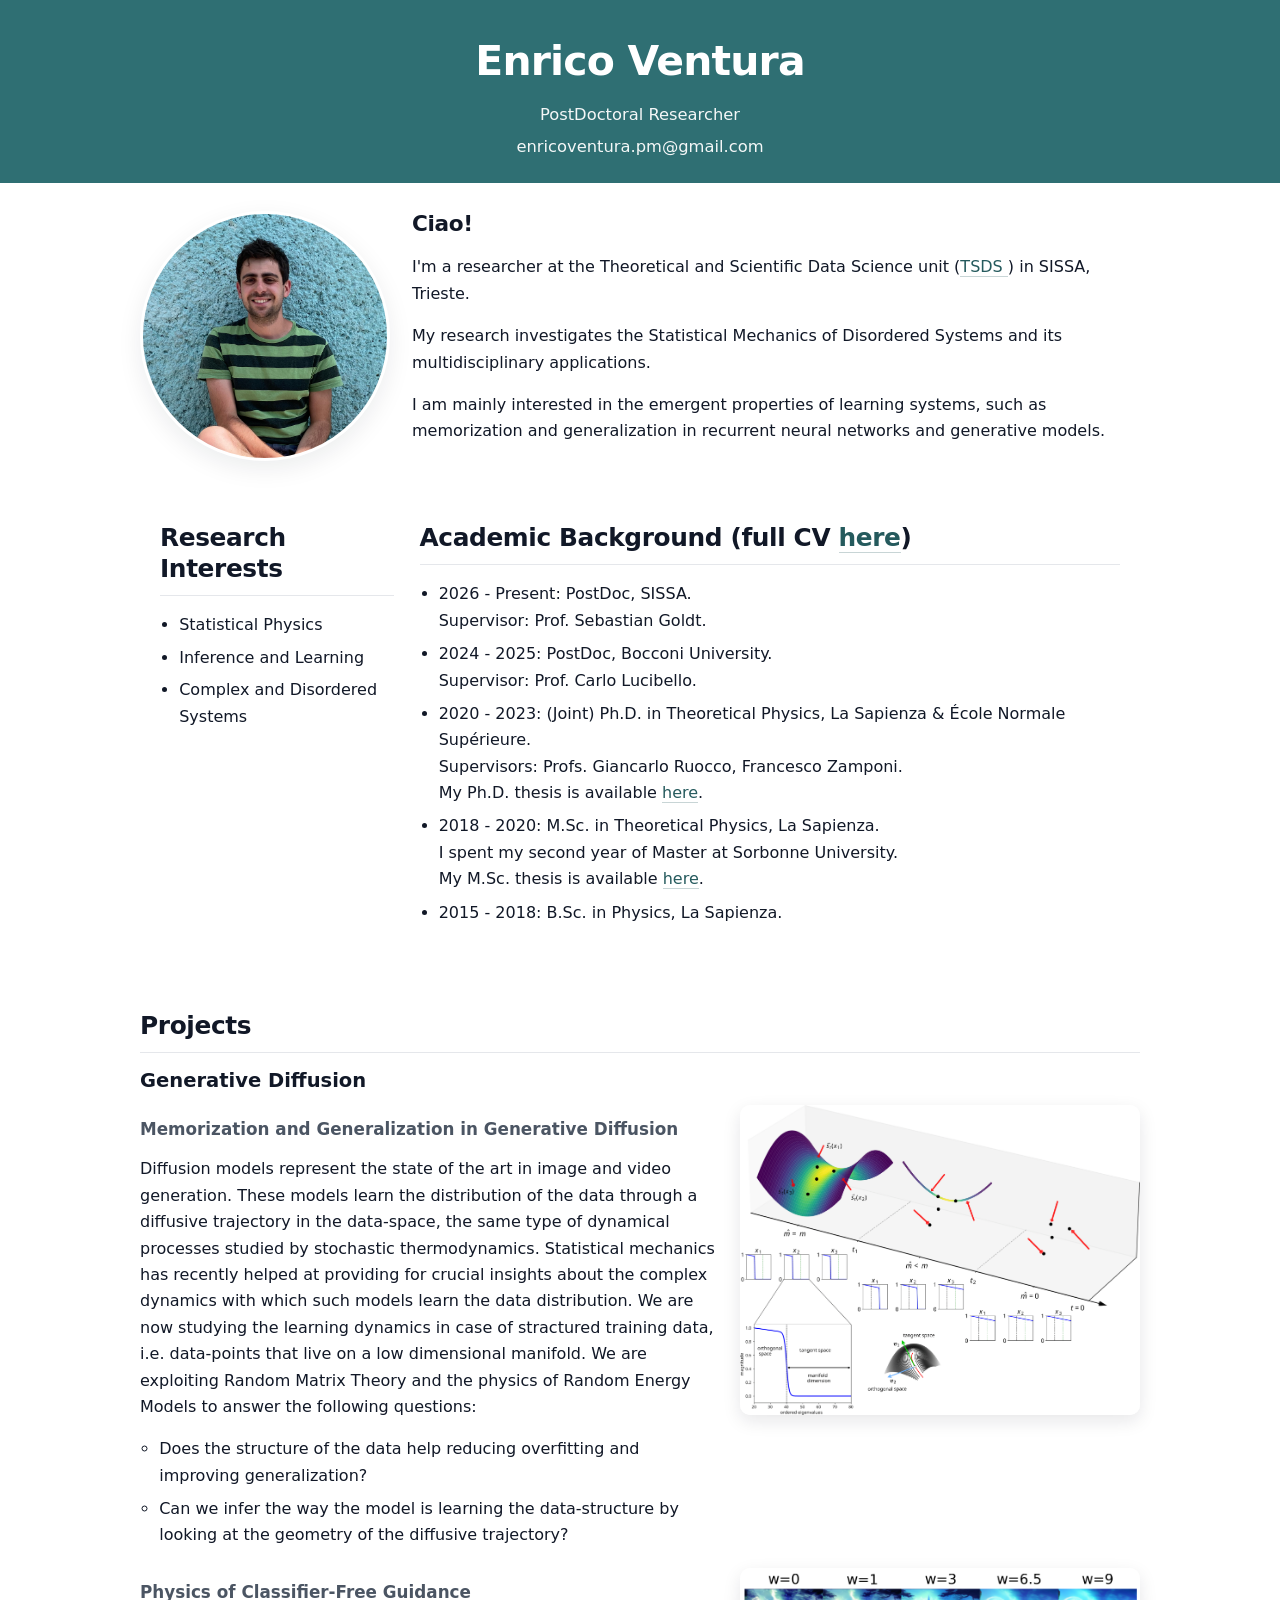
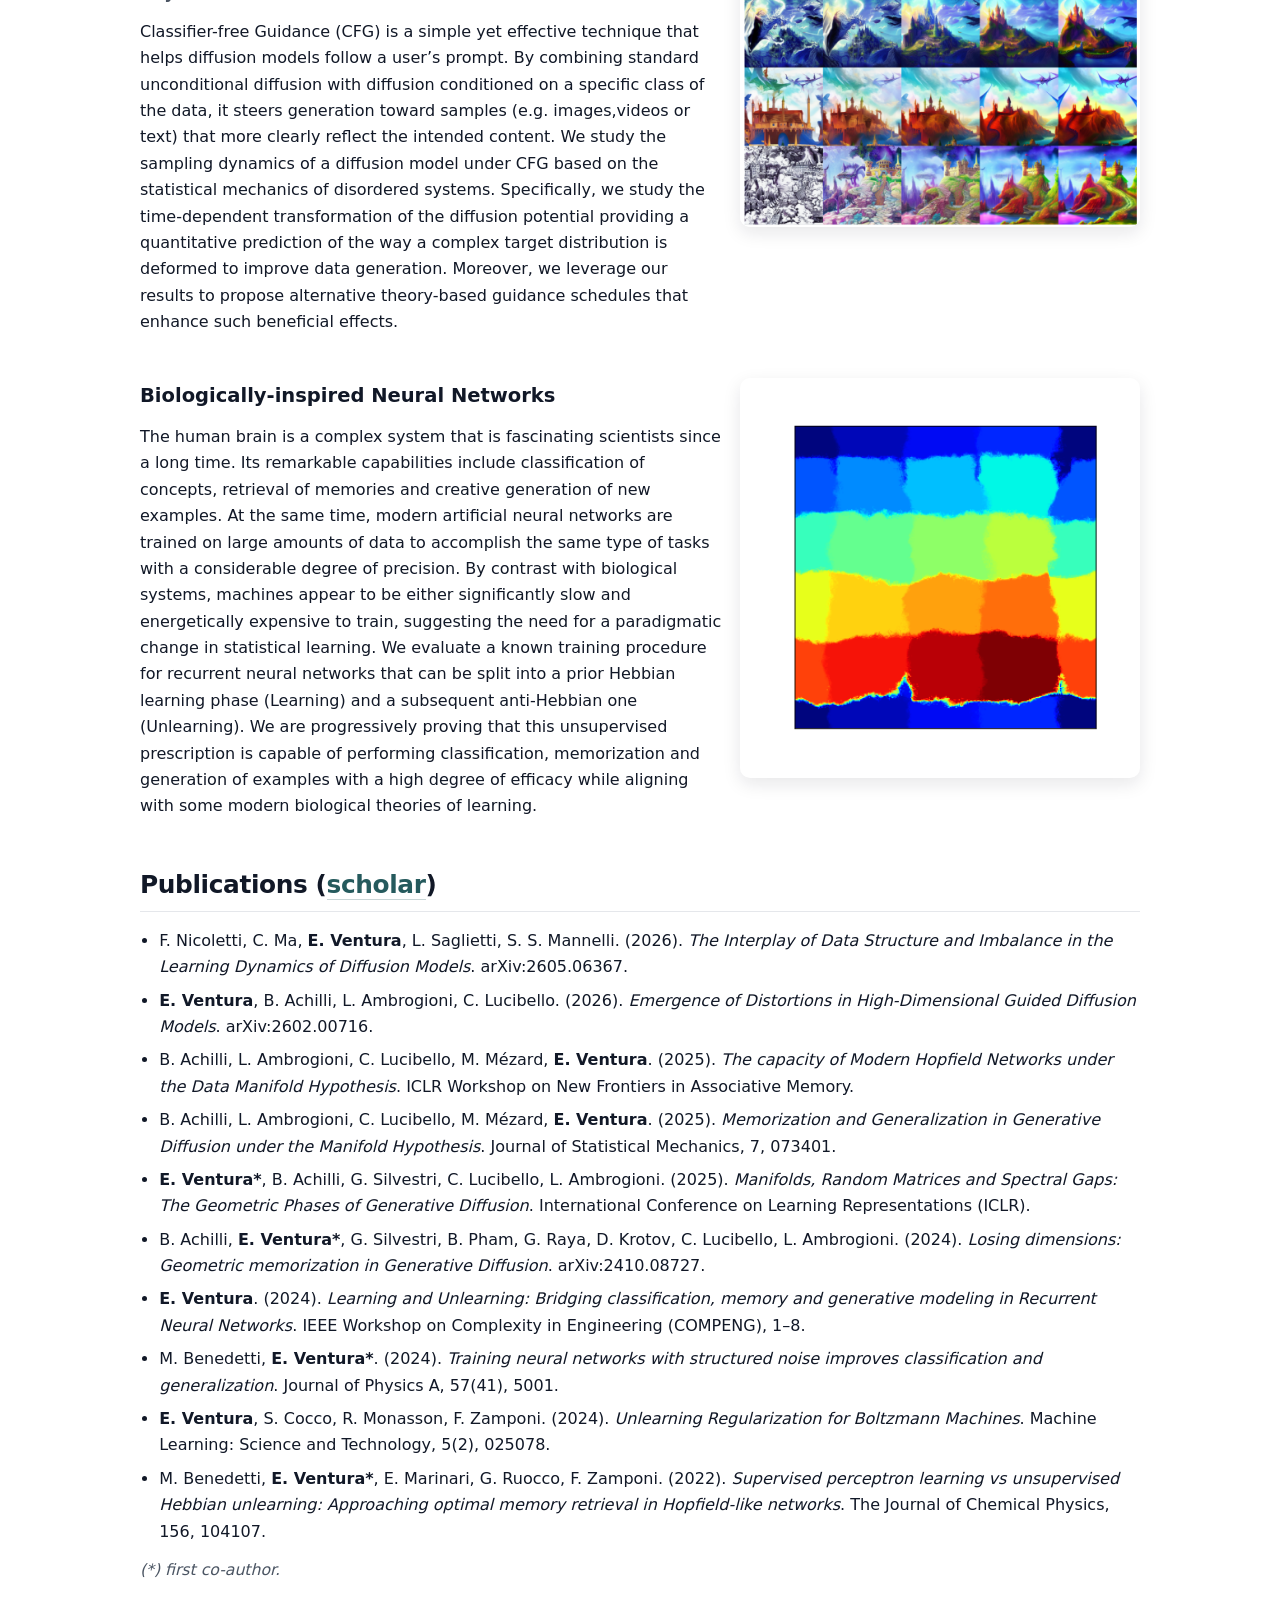
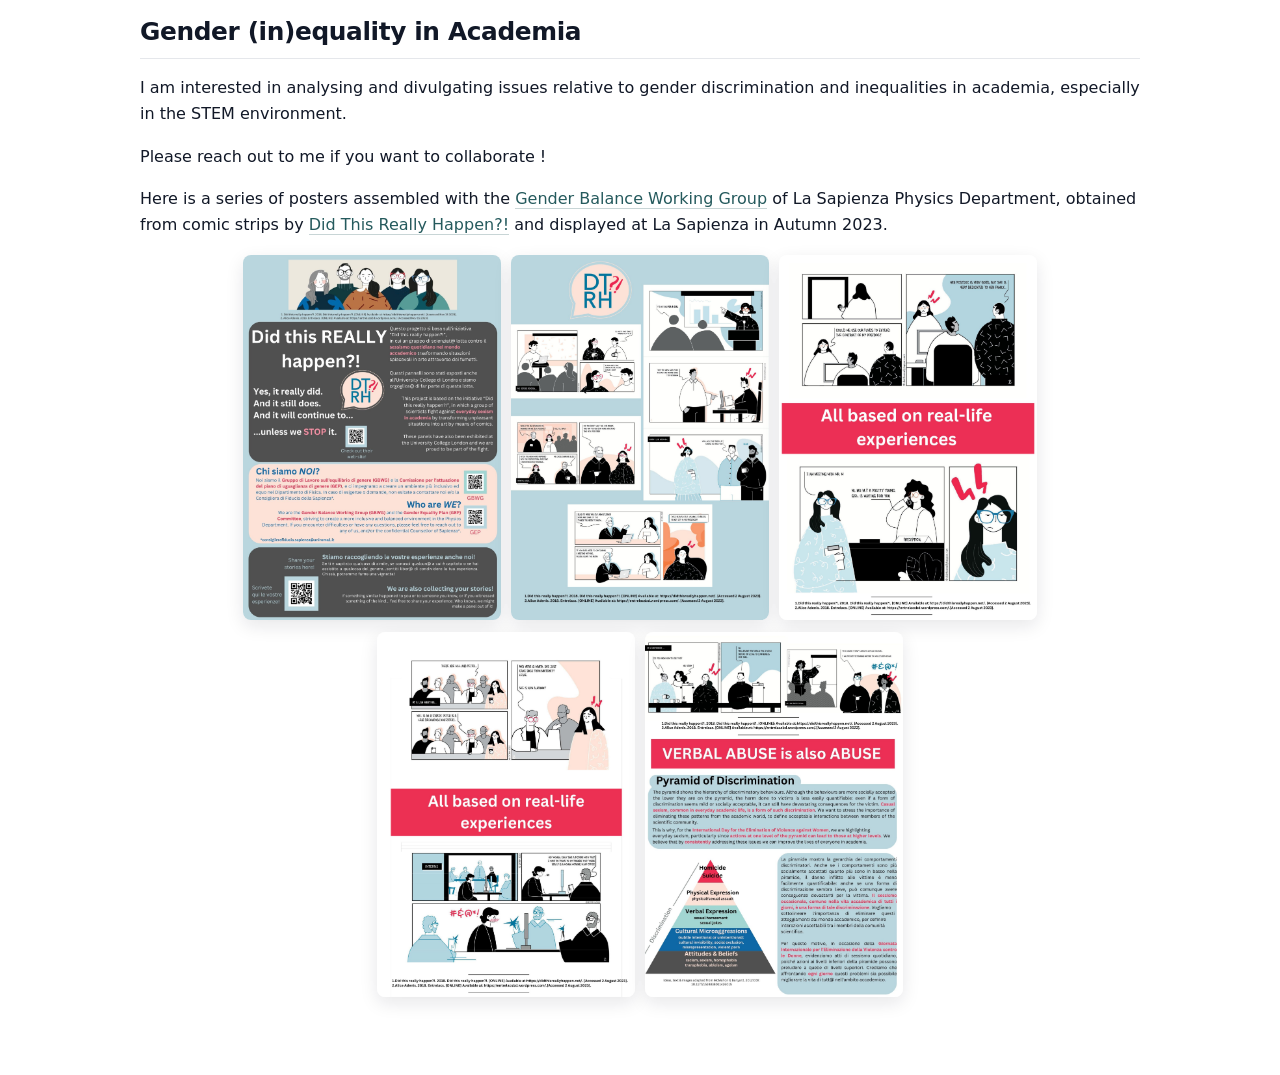
<file: index.html>
<!DOCTYPE html>
<html lang="en">
<head>
    <meta charset="UTF-8">
    <meta name="viewport" content="width=device-width, initial-scale=1.0">
    <title>Enrico Ventura's Personal Page</title>
    <link rel="stylesheet" href="styles.css">
    <meta name="google-site-verification" content="R15qdT6R-Fi0BmJsqNx1vPiLDeaV4in-1OyixtEKTc4" />
</head>
<body>
    <header>
        <h1>Enrico Ventura</h1>
        <p>PostDoctoral Researcher</p>
        <p>enricoventura.pm@gmail.com</p>
    </header>
    <div class="container">
        <section id="about" class="section about-section">
            <img src="me_xico.jpg" alt="Enrico Ventura" class="profile-image">
            <div class="about-text">
                <h2>Ciao!</h2>
                <p>I'm a researcher at the Theoretical and Scientific Data Science unit (<a href="https://datascience.sissa.it/person/435/enrico-ventura">TSDS </a>) in SISSA, Trieste.</p>
                <p>My research investigates the Statistical Mechanics of Disordered Systems and its multidisciplinary applications.</p>
                <p>I am mainly interested in the emergent properties of learning systems, such as memorization and generalization in recurrent neural networks and generative models.</p>
            </div>
        </section>
        <div class="container">
            <div class="flex-container">

                <!-- Swapped order: Research Interests first -->
                <section id="research" class="section">
                    <h2>Research Interests</h2>
                    <ul>
                        <li>Statistical Physics</li>
                        <li>Inference and Learning</li>
                        <li>Complex and Disordered Systems</li>
                    </ul>
                </section>

                <section id="background" class="section">
                    <h2>Academic Background (full CV <a href="https://drive.google.com/file/d/1VvjgAcRLy3TLuBI2pjbwtrIJHk2iOEC-/view?usp=sharing">here</a>)</h2>
                    <ul>
                        <li> 2026 - Present: PostDoc, SISSA.<br>
                            Supervisor: Prof. Sebastian Goldt.</li> 
                        <li> 2024 - 2025: PostDoc, Bocconi University.<br> 
                            Supervisor: Prof. Carlo Lucibello.</li> 
                        <li> 2020 - 2023: (Joint) Ph.D. in Theoretical Physics, La Sapienza & École Normale Supérieure.<br> 
                            Supervisors: Profs. Giancarlo Ruocco, Francesco Zamponi.<br>
                            My Ph.D. thesis is available <a href="https://arxiv.org/pdf/2403.02537">here</a>.</li>
                        <li>2018 - 2020: M.Sc. in Theoretical Physics, La Sapienza.<br>
                            I spent my second year of Master at Sorbonne University.<br> 
                            My M.Sc. thesis is available <a href="https://arxiv.org/pdf/2305.07656">here</a>.</li>
                        <li>2015 - 2018: B.Sc. in Physics, La Sapienza.</li>
                    </ul>
                </section>    

            </div>
        </div>
        <section id="projects" class="section">
    <h2>Projects</h2>
    <ul class="projects-list">

        <!-- Main paragraph 1 -->
        <li class="project-item">
            <h3>Generative Diffusion</h3>

            <!-- Subparagraph 2 (with image placeholder on the right) -->
            <div class="project-row">
                <div class="project-text">
                    <h4>Memorization and Generalization in Generative Diffusion</h4>
                    <p>
                        Diffusion models represent the state of the art in image and video generation. These models learn the distribution of the data through a diffusive trajectory in the data-space, the same type of dynamical processes studied by stochastic thermodynamics. 
                        Statistical mechanics has recently helped at providing for crucial insights about the complex dynamics with which such models learn the data distribution.  
                        We are now studying the learning dynamics in case of stractured training data, i.e. data-points that live on a low dimensional manifold.    
                        We are exploiting Random Matrix Theory and the physics of Random Energy Models to answer the following questions:
                    </p>
                    <ul>
                        <li> Does the structure of the data help reducing overfitting and improving generalization? </li>
                        <li> Can we infer the way the model is learning the data-structure by looking at the geometry of the diffusive trajectory? </li>
                    </ul>
                </div>

                <div class="project-image">
                    <img src="memo_diffusion-1.png" alt="Memorization and Generalization in Generative Diffusion image" />
                </div>
            </div>
            <!-- Subparagraph 1 (with image placeholder on the right) -->
            <div class="project-row">
                <div class="project-text">
                    <h4>Physics of Classifier-Free Guidance</h4>
                    <p>
                    Classifier-free Guidance (CFG) is a simple yet effective technique that helps diffusion models follow a user’s prompt. By combining standard unconditional diffusion with diffusion conditioned on a specific class of the data, it steers generation toward samples (e.g. images,videos or text) that more clearly reflect the intended content. We study the sampling dynamics of a diffusion model under CFG based on the statistical mechanics of disordered systems. Specifically, we study the time-dependent transformation of the diffusion potential providing a quantitative prediction of the way a complex target distribution is deformed to improve data generation. Moreover, we leverage our results to propose alternative theory-based guidance schedules that enhance such beneficial effects.  
                    </p>
                </div>

                <div class="project-image">
                    <img src="CFG.png" alt="Classifier-Free Guidance image" />
                </div>
            </div>
        </li>

        <!-- Main paragraph 2 -->
        <li class="project-item">
            <div class="project-row">
                <div class="project-text">
                    <h3>Biologically-inspired Neural Networks</h3>
                    <p>
                        The human brain is a complex system that is fascinating scientists since a long time. Its remarkable capabilities include classification of concepts, retrieval of memories and creative generation of new examples. At the same time, modern artificial neural networks are trained on large amounts of data to accomplish the same type of tasks with a considerable degree of precision.
                        By contrast with biological systems, machines appear to be either significantly slow and energetically expensive to train, suggesting the need for a paradigmatic change in statistical learning. 
                        We evaluate a known training procedure for recurrent neural networks that can be split into a prior Hebbian learning phase (Learning) and a subsequent anti-Hebbian one (Unlearning). We are progressively proving that this unsupervised prescription is capable of performing classification, memorization and generation of examples with a high degree of efficacy while aligning with some modern biological theories of learning.
                    </p>
                </div>

                <div class="project-image">
                    <img src="basins.png" alt="Biologically-inspired Neural Networks image" />
                </div>
            </div>
        </li>

    </ul>
</section>

   
        <section id="publications" class="section">
            <h2>Publications (<a href="https://scholar.google.com/citations?user=Wk6m0tkAAAAJ">scholar</a>)</h2>
            <ul>
                <li>F. Nicoletti, C. Ma, <strong>E. Ventura</strong>, L. Saglietti, S. S. Mannelli. (2026). <em>The Interplay of Data Structure and Imbalance in the Learning Dynamics of Diffusion Models</em>. arXiv:2605.06367.</li>
                
                <li><strong>E. Ventura</strong>, B. Achilli, L. Ambrogioni, C. Lucibello. (2026). <em>Emergence of Distortions in High-Dimensional Guided Diffusion Models</em>. arXiv:2602.00716.</li>
        
                <li>B. Achilli, L. Ambrogioni, C. Lucibello, M. Mézard, <strong>E. Ventura</strong>. (2025). <em>The capacity of Modern Hopfield Networks under the Data Manifold Hypothesis</em>. ICLR Workshop on New Frontiers in Associative Memory.</li>
        
                <li>B. Achilli, L. Ambrogioni, C. Lucibello, M. Mézard, <strong>E. Ventura</strong>. (2025). <em>Memorization and Generalization in Generative Diffusion under the Manifold Hypothesis</em>. Journal of Statistical Mechanics, 7, 073401.</li>
        
                <li><strong>E. Ventura*</strong>, B. Achilli, G. Silvestri, C. Lucibello, L. Ambrogioni. (2025). <em>Manifolds, Random Matrices and Spectral Gaps: The Geometric Phases of Generative Diffusion</em>. International Conference on Learning Representations (ICLR).</li>
        
                <li> B. Achilli, <strong>E. Ventura*</strong>, G. Silvestri, B. Pham, G. Raya, D. Krotov, C. Lucibello, L. Ambrogioni. (2024). <em>Losing dimensions: Geometric memorization in Generative Diffusion</em>. arXiv:2410.08727.</li>
        
                <li><strong>E. Ventura</strong>. (2024). <em>Learning and Unlearning: Bridging classification, memory and generative modeling in Recurrent Neural Networks</em>. IEEE Workshop on Complexity in Engineering (COMPENG), 1–8.</li>
        
                <li>M. Benedetti, <strong>E. Ventura*</strong>. (2024). <em>Training neural networks with structured noise improves classification and generalization</em>. Journal of Physics A, 57(41), 5001.</li>
        
                <li><strong>E. Ventura</strong>, S. Cocco, R. Monasson, F. Zamponi. (2024). <em>Unlearning Regularization for Boltzmann Machines</em>. Machine Learning: Science and Technology, 5(2), 025078.</li>
        
                <li> M. Benedetti, <strong>E. Ventura*</strong>, E. Marinari, G. Ruocco, F. Zamponi. (2022). <em>Supervised perceptron learning vs unsupervised Hebbian unlearning: Approaching optimal memory retrieval in Hopfield-like networks</em>. The Journal of Chemical Physics, 156, 104107.</li>
            </ul>
        
            <p style="margin-top: 12px; color: #4b5563; font-size: 0.98rem;">
                <em>(*) first co-author.</em>
            </p>
        </section>

        </section>    
            <section id="gender balance" class="section">
                <h2>Gender (in)equality in Academia</h2>
                <p>I am interested in analysing and divulgating issues relative to gender discrimination and inequalities in academia, especially in the STEM environment.</p>
                <p>Please reach out to me if you want to collaborate ! </p>
                <p>Here is a series of posters assembled with the <a href="https://phd.uniroma1.it/web/pagina.aspx?s=&i=3503&m=&l=EN&p=477&a=">Gender Balance Working Group</a> of La Sapienza Physics Department, obtained from comic strips by <a href="https://didthisreallyhappen.net/">Did This Really Happen?!</a> and displayed at La Sapienza in Autumn 2023.</p>  
             <div class="image-row">
                <img src="Did this REALLY happen!-2.jpg">
                <img src="Did this REALLY happen!-3.jpg">
                <img src="Did this REALLY happen!-4.jpg">
            </div>
            <div class="image-row">
                <img src="Did this REALLY happen!-5.jpg">
                <img src="Did this REALLY happen!-6.jpg">
            </div>
        </section>
    </div>
</body>
</html>
</file>
<file: styles.css>
:root{
    --bg: #ffffff;
    --text: #111827;         /* slate-900 */
    --muted: #4b5563;        /* slate-600 */
    --line: #e5e7eb;         /* slate-200 */
    --accent: #2f6f73;       /* refined teal */
    --accent-dark: #255a5d;
    --maxw: 1040px;

    --radius: 12px;
    --shadow: 0 8px 24px rgba(17, 24, 39, 0.08);
}

* { box-sizing: border-box; }

body {
    font-family: ui-sans-serif, system-ui, -apple-system, "Segoe UI", Roboto, Helvetica, Arial, "Apple Color Emoji", "Segoe UI Emoji";
    font-size: 16.5px;
    line-height: 1.65;
    margin: 0;
    padding: 0;
    background-color: var(--bg);
    color: var(--text);
    min-height: 100vh;
    display: flex;
    flex-direction: column;
}

a {
    color: var(--accent-dark);
    text-decoration: none;
    border-bottom: 1px solid rgba(37, 90, 93, 0.25);
}
a:hover {
    border-bottom-color: rgba(37, 90, 93, 0.8);
}

header {
    background: var(--accent);
    color: #fff;
    padding: 28px 0 22px;
    text-align: center;
}

header h1 {
    margin: 0;
    font-weight: 750;
    letter-spacing: -0.02em;
    font-size: clamp(2.0rem, 3.2vw, 2.7rem);
}

header p {
    margin: 6px 0 0;
    font-size: 1.02rem;
    opacity: 0.95;
}

.container {
    flex: 1;
    max-width: var(--maxw);
    margin: 0 auto;
    padding: 28px 20px 44px;
}

/* Base section spacing */
.section {
    margin-bottom: 34px;
    font-size: 1rem; /* keep body size consistent */
}

/* Title hierarchy */
h2, h3, h4 {
    margin: 0 0 10px 0;
    line-height: 1.25;
}

h2 {
    font-size: 1.55rem;
    font-weight: 720;
    letter-spacing: -0.015em;
    padding-bottom: 10px;
    border-bottom: 1px solid var(--line);
    margin-bottom: 16px;
}

h3 {
    font-size: 1.22rem;
    font-weight: 700;
    margin-top: 6px;
    margin-bottom: 10px;
}

h4 {
    font-size: 1.05rem;
    font-weight: 650;
    color: var(--muted);
    margin-top: 14px;
    margin-bottom: 8px;
}

/* Lists: cleaner spacing */
ul {
    margin: 10px 0 0 0;
    padding-left: 1.2rem;
}
li {
    margin: 7px 0;
}

/* About section layout */
.about-section {
    display: flex;
    flex-wrap: wrap;
    align-items: flex-start;
    gap: 22px;
}

.profile-image {
    width: 250px;
    height: 250px;
    border-radius: 50%;
    flex-shrink: 0;
    object-fit: cover;
    border: 3px solid rgba(255,255,255,0.25);
    box-shadow: var(--shadow);
}

.about-text {
    flex: 1;
    min-width: 260px;
}

.about-text h2 {
    /* “Ciao!” should not look like a major page section */
    border-bottom: none;
    padding-bottom: 0;
    margin-bottom: 8px;
    font-size: 1.35rem;
}

/* Two-column area: Research + Background */
.flex-container {
    display: flex;
    gap: 26px;
    align-items: flex-start;
}

/* Make Academic Background wider than Research Interests */
#background {
    flex: 3 1 0;
    min-width: 0;
}
#research {
    flex: 1 1 0;
    min-width: 0;
}

/* Optional: slightly tighter list in Research Interests */
#research ul li {
    margin: 6px 0;
}

/* -------------------- Projects layout -------------------- */
.projects-list{
    list-style: none;
    padding: 0;
    margin: 0;
}

.project-item{
    margin: 0 0 26px 0;
    padding: 0;
}

/* Each text+image row */
.project-row{
    display: flex;
    gap: 18px;
    align-items: flex-start;
    margin-top: 12px;
}

/* Text takes remaining space */
.project-text{
    flex: 1 1 0;
    min-width: 0;
}

/* Right column: increased image size */
.project-image{
    flex: 0 0 400px;
    max-width: 400px;
    min-width: 400px;
    display: flex;
    justify-content: flex-end;
}

/* Image scales to the column */
.project-image img{
    width: 100%;
    height: auto;
    display: block;
    object-fit: contain;
    border-radius: 10px;
    box-shadow: 0 6px 18px rgba(17, 24, 39, 0.10);
}
/* --------------------------------------------------------- */

/* -------------------- Gender section images (UPDATED) -------------------- */
/* Smaller posters + constrain row width so they don't dominate the page */
.image-row {
    display: flex;
    justify-content: center;
    gap: 10px;
    margin-top: 12px;
    max-width: 860px;     /* keeps the whole row narrower */
    margin-left: auto;
    margin-right: auto;
}

/* Default (row with 3 images): make each image smaller */
.image-row img {
    width: 30%;           /* reduced from 33% */
    height: auto;
    border-radius: 8px;
    box-shadow: 0 6px 18px rgba(17, 24, 39, 0.10);
}

/* Row with 2 images: also reduce */
.image-row:nth-child(2) img {
    width: 52%;           /* reduced from 70% */
}
/* ------------------------------------------------------------------------ */

/* Responsive */
@media (max-width: 768px) {
    .flex-container {
        flex-direction: column;
    }

    /* Projects: stack image below text on tablets/phones */
    .project-row{
        flex-direction: column;
    }
    .project-image{
        max-width: 360px;
        min-width: 0;
        width: 100%;
        justify-content: flex-start;
    }
    .project-image img{
        width: 100%;
    }
}

@media (max-width: 600px) {
    .about-section {
        flex-direction: column;
        text-align: center;
        align-items: center;
    }

    .profile-image {
        margin-bottom: 8px;
    }

    .image-row {
        flex-direction: column;
        align-items: center;
        max-width: 100%;
    }

    .image-row img {
        width: 72%;        /* reduced from 86% on mobile */
    }
}
</file>
